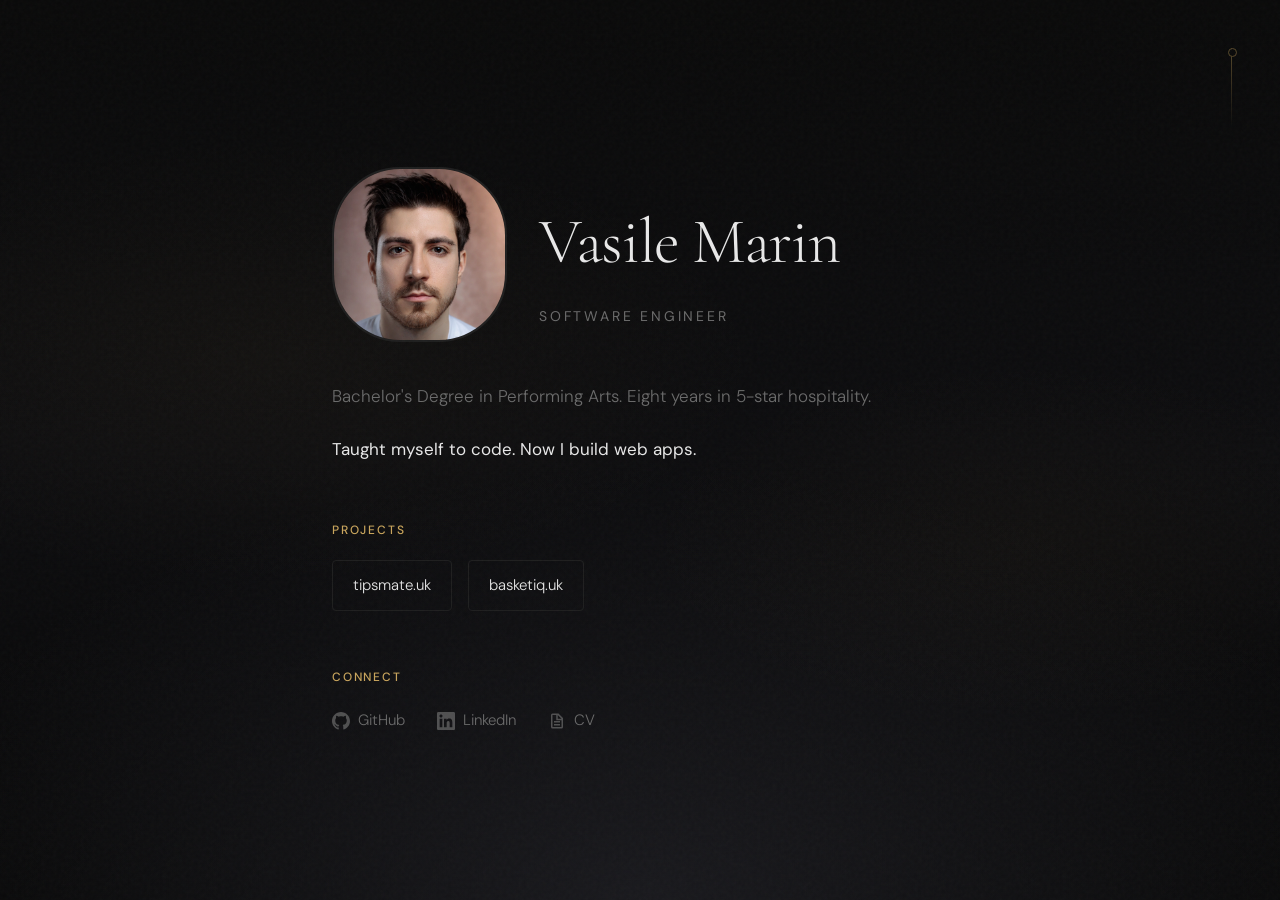
<file: index.html>
<!doctype html>
<html lang="en">
    <head>
        <meta charset="UTF-8" />
        <meta name="viewport" content="width=device-width, initial-scale=1.0" />
        <title>Vasile Marin — Software Engineer</title>
        <link rel="preconnect" href="https://fonts.googleapis.com" />
        <link rel="preconnect" href="https://fonts.gstatic.com" crossorigin />
        <link
            href="https://fonts.googleapis.com/css2?family=Cormorant+Garamond:wght@300;400;500&family=DM+Sans:wght@300;400;500&display=swap"
            rel="stylesheet"
        />
        <link rel="stylesheet" href="styles.css" />
    </head>

    <body>
        <div class="decoration"></div>
        <div class="container">
            <main class="home">
                <header class="header">
                    <div class="header-content">
                        <div class="photo-wrapper">
                            <img
                                src="vasilemarin.webp"
                                alt="Vasile Marin"
                                class="photo"
                            />
                        </div>
                        <div class="header-text">
                            <h1 class="name">Vasile Marin</h1>
                            <p class="title">Software Engineer</p>
                        </div>
                    </div>
                </header>
                <section class="bio">
                    <p>
                        Bachelor's Degree in Performing Arts. Eight years in
                        5-star hospitality.
                    </p>
                    <p>
                        <strong
                            >Taught myself to code. Now I build web
                            apps.</strong
                        >
                    </p>
                </section>
                <section class="projects">
                    <p class="section-label">Projects</p>
                    <div class="project-list">
                        <a
                            href="https://tipsmate.uk"
                            target="_blank"
                            rel="noopener noreferrer"
                            class="project-link"
                            >tipsmate.uk</a
                        >
                        <a
                            href="https://basketiq.uk"
                            target="_blank"
                            rel="noopener noreferrer"
                            class="project-link"
                            >basketiq.uk</a
                        >
                    </div>
                </section>
                <section class="connect">
                    <p class="section-label">Connect</p>
                    <div class="links">
                        <a
                            href="https://github.com/vmarin93"
                            target="_blank"
                            rel="noopener noreferrer"
                            class="link"
                        >
                            <svg viewBox="0 0 24 24" fill="currentColor">
                                <path
                                    d="M12 0c-6.626 0-12 5.373-12 12 0 5.302 3.438 9.8 8.207 11.387.599.111.793-.261.793-.577v-2.234c-3.338.726-4.033-1.416-4.033-1.416-.546-1.387-1.333-1.756-1.333-1.756-1.089-.745.083-.729.083-.729 1.205.084 1.839 1.237 1.839 1.237 1.07 1.834 2.807 1.304 3.492.997.107-.775.418-1.305.762-1.604-2.665-.305-5.467-1.334-5.467-5.931 0-1.311.469-2.381 1.236-3.221-.124-.303-.535-1.524.117-3.176 0 0 1.008-.322 3.301 1.23.957-.266 1.983-.399 3.003-.404 1.02.005 2.047.138 3.006.404 2.291-1.552 3.297-1.23 3.297-1.23.653 1.653.242 2.874.118 3.176.77.84 1.235 1.911 1.235 3.221 0 4.609-2.807 5.624-5.479 5.921.43.372.823 1.102.823 2.222v3.293c0 .319.192.694.801.576 4.765-1.589 8.199-6.086 8.199-11.386 0-6.627-5.373-12-12-12z"
                                />
                            </svg>
                            GitHub
                        </a>
                        <a
                            href="https://www.linkedin.com/in/vasilemarin/"
                            target="_blank"
                            rel="noopener noreferrer"
                            class="link"
                        >
                            <svg viewBox="0 0 24 24" fill="currentColor">
                                <path
                                    d="M20.447 20.452h-3.554v-5.569c0-1.328-.027-3.037-1.852-3.037-1.853 0-2.136 1.445-2.136 2.939v5.667H9.351V9h3.414v1.561h.046c.477-.9 1.637-1.85 3.37-1.85 3.601 0 4.267 2.37 4.267 5.455v6.286zM5.337 7.433c-1.144 0-2.063-.926-2.063-2.065 0-1.138.92-2.063 2.063-2.063 1.14 0 2.064.925 2.064 2.063 0 1.139-.925 2.065-2.064 2.065zm1.782 13.019H3.555V9h3.564v11.452zM22.225 0H1.771C.792 0 0 .774 0 1.729v20.542C0 23.227.792 24 1.771 24h20.451C23.2 24 24 23.227 24 22.271V1.729C24 .774 23.2 0 22.222 0h.003z"
                                />
                            </svg>
                            LinkedIn
                        </a>
                        <a href="cv.html" class="link">
                            <svg viewBox="0 0 24 24" fill="currentColor">
                                <path
                                    d="M14 2H6a2 2 0 0 0-2 2v16a2 2 0 0 0 2 2h12a2 2 0 0 0 2-2V8l-6-6zm-1 2l5 5h-5V4zM6 20V4h5v7h7v9H6z"
                                />
                                <path d="M8 12h8v2H8zm0 4h8v2H8z" />
                            </svg>
                            CV
                        </a>
                    </div>
                </section>
            </main>
        </div>
    </body>
</html>
</file>
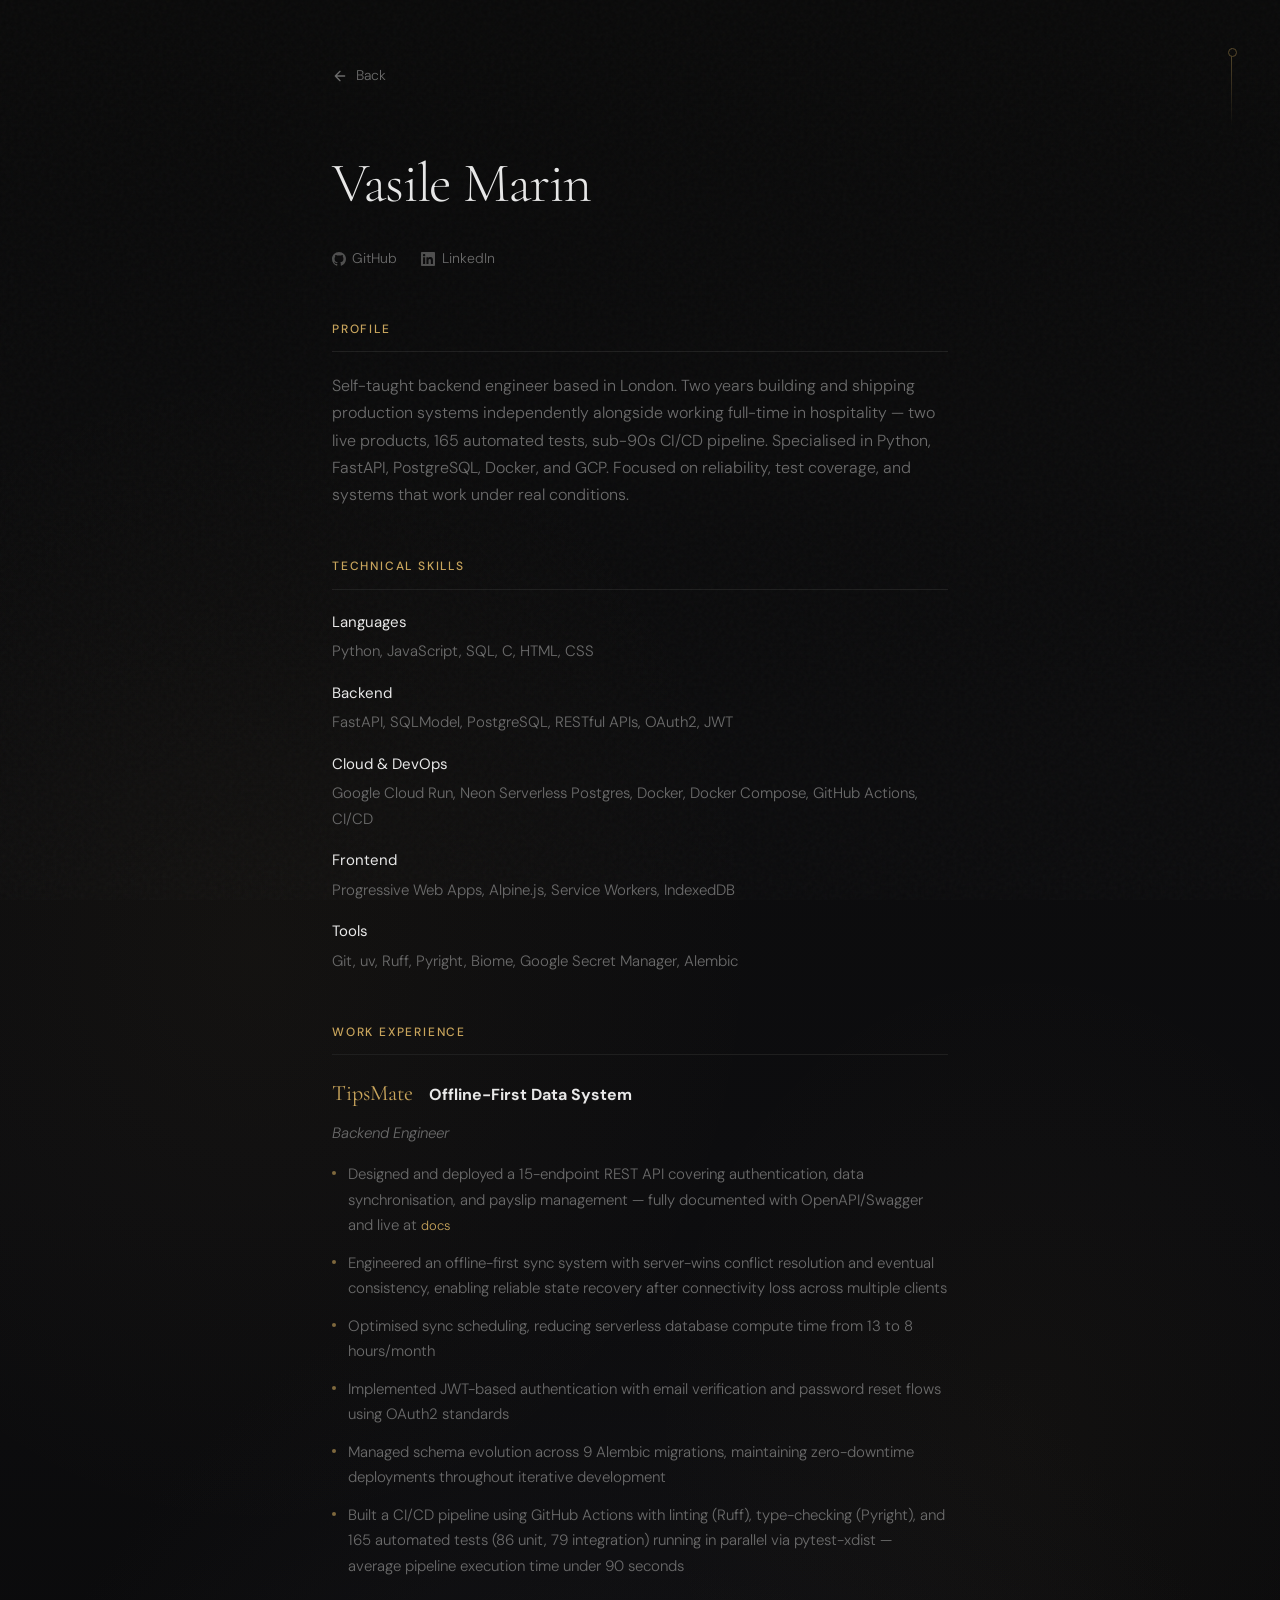
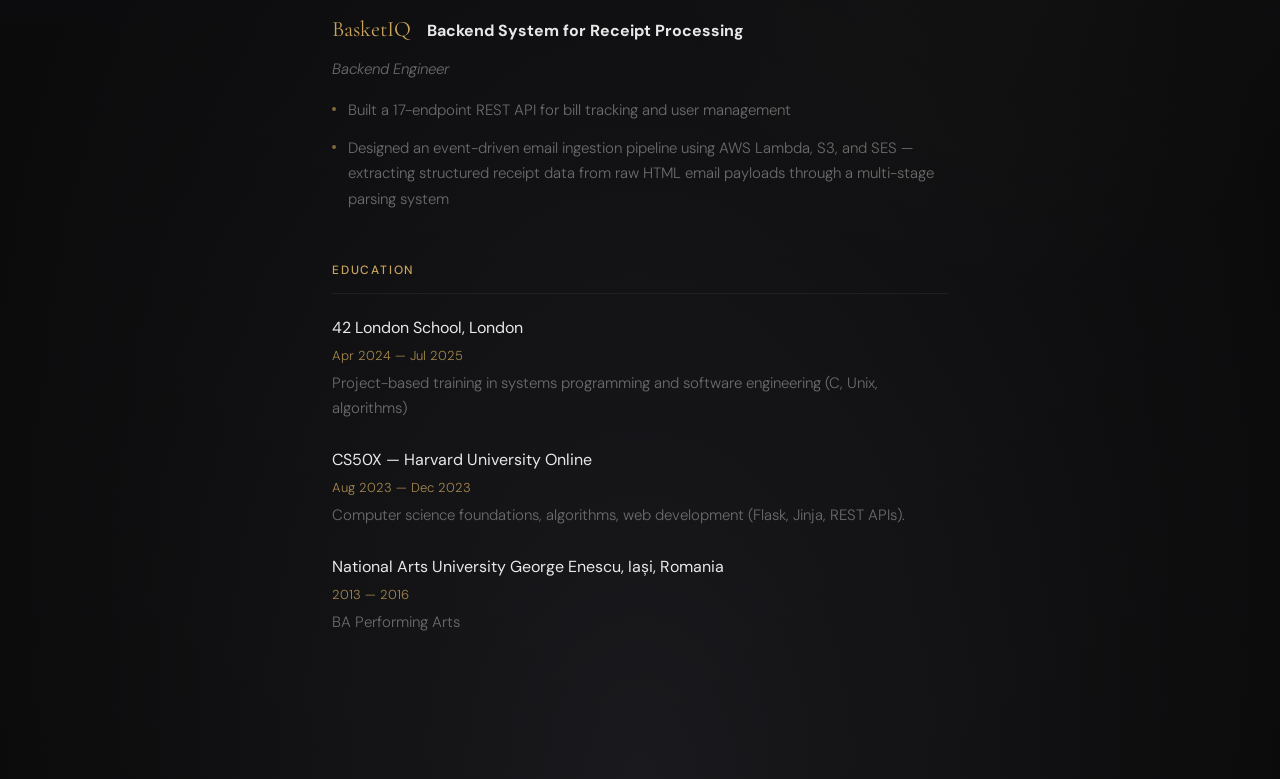
<file: cv.html>
<!doctype html>
<html lang="en">
    <head>
        <meta charset="UTF-8" />
        <meta name="viewport" content="width=device-width, initial-scale=1.0" />
        <title>CV — Vasile Marin</title>
        <link rel="preconnect" href="https://fonts.googleapis.com" />
        <link rel="preconnect" href="https://fonts.gstatic.com" crossorigin />
        <link
            href="https://fonts.googleapis.com/css2?family=Cormorant+Garamond:wght@300;400;500&family=DM+Sans:wght@300;400;500&display=swap"
            rel="stylesheet"
        />
        <link rel="stylesheet" href="styles.css" />
    </head>
    <body>
        <div class="decoration"></div>
        <div class="container">
            <main class="cv">
                <a href="index.html" class="back-link">
                    <svg
                        viewBox="0 0 24 24"
                        fill="none"
                        stroke="currentColor"
                        stroke-width="2"
                        stroke-linecap="round"
                        stroke-linejoin="round"
                    >
                        <path d="M19 12H5M12 19l-7-7 7-7" />
                    </svg>
                    Back
                </a>

                <header class="cv-header">
                    <h1 class="cv-name">Vasile Marin</h1>
                    <div class="cv-links">
                        <a
                            href="https://github.com/vmarin93"
                            target="_blank"
                            rel="noopener noreferrer"
                            class="cv-link"
                        >
                            <svg viewBox="0 0 24 24" fill="currentColor">
                                <path
                                    d="M12 0c-6.626 0-12 5.373-12 12 0 5.302 3.438 9.8 8.207 11.387.599.111.793-.261.793-.577v-2.234c-3.338.726-4.033-1.416-4.033-1.416-.546-1.387-1.333-1.756-1.333-1.756-1.089-.745.083-.729.083-.729 1.205.084 1.839 1.237 1.839 1.237 1.07 1.834 2.807 1.304 3.492.997.107-.775.418-1.305.762-1.604-2.665-.305-5.467-1.334-5.467-5.931 0-1.311.469-2.381 1.236-3.221-.124-.303-.535-1.524.117-3.176 0 0 1.008-.322 3.301 1.23.957-.266 1.983-.399 3.003-.404 1.02.005 2.047.138 3.006.404 2.291-1.552 3.297-1.23 3.297-1.23.653 1.653.242 2.874.118 3.176.77.84 1.235 1.911 1.235 3.221 0 4.609-2.807 5.624-5.479 5.921.43.372.823 1.102.823 2.222v3.293c0 .319.192.694.801.576 4.765-1.589 8.199-6.086 8.199-11.386 0-6.627-5.373-12-12-12z"
                                />
                            </svg>
                            GitHub
                        </a>
                        <a
                            href="https://www.linkedin.com/in/vasilemarin/"
                            target="_blank"
                            rel="noopener noreferrer"
                            class="cv-link"
                        >
                            <svg viewBox="0 0 24 24" fill="currentColor">
                                <path
                                    d="M20.447 20.452h-3.554v-5.569c0-1.328-.027-3.037-1.852-3.037-1.853 0-2.136 1.445-2.136 2.939v5.667H9.351V9h3.414v1.561h.046c.477-.9 1.637-1.85 3.37-1.85 3.601 0 4.267 2.37 4.267 5.455v6.286zM5.337 7.433c-1.144 0-2.063-.926-2.063-2.065 0-1.138.92-2.063 2.063-2.063 1.14 0 2.064.925 2.064 2.063 0 1.139-.925 2.065-2.064 2.065zm1.782 13.019H3.555V9h3.564v11.452zM22.225 0H1.771C.792 0 0 .774 0 1.729v20.542C0 23.227.792 24 1.771 24h20.451C23.2 24 24 23.227 24 22.271V1.729C24 .774 23.2 0 22.222 0h.003z"
                                />
                            </svg>
                            LinkedIn
                        </a>
                    </div>
                </header>

                <section class="cv-section">
                    <h2 class="section-title">Profile</h2>
                    <p class="profile-text">
                        Self-taught backend engineer based in London. Two years
                        building and shipping production systems independently
                        alongside working full-time in hospitality — two live
                        products, 165 automated tests, sub-90s CI/CD pipeline.
                        Specialised in Python, FastAPI, PostgreSQL, Docker, and
                        GCP. Focused on reliability, test coverage, and systems
                        that work under real conditions.
                    </p>
                </section>

                <section class="cv-section">
                    <h2 class="section-title">Technical Skills</h2>
                    <div class="skill-group">
                        <p class="skill-label">Languages</p>
                        <p class="skill-items">
                            Python, JavaScript, SQL, C, HTML, CSS
                        </p>
                    </div>
                    <div class="skill-group">
                        <p class="skill-label">Backend</p>
                        <p class="skill-items">
                            FastAPI, SQLModel, PostgreSQL, RESTful APIs, OAuth2,
                            JWT
                        </p>
                    </div>
                    <div class="skill-group">
                        <p class="skill-label">Cloud & DevOps</p>
                        <p class="skill-items">
                            Google Cloud Run, Neon Serverless Postgres, Docker,
                            Docker Compose, GitHub Actions, CI/CD
                        </p>
                    </div>
                    <div class="skill-group">
                        <p class="skill-label">Frontend</p>
                        <p class="skill-items">
                            Progressive Web Apps, Alpine.js, Service Workers,
                            IndexedDB
                        </p>
                    </div>
                    <div class="skill-group">
                        <p class="skill-label">Tools</p>
                        <p class="skill-items">
                            Git, uv, Ruff, Pyright, Biome, Google Secret
                            Manager, Alembic
                        </p>
                    </div>
                </section>

                <section class="cv-section">
                    <h2 class="section-title">Work Experience</h2>

                    <article class="project">
                        <div class="project-header">
                            <a
                                href="https://tipsmate.uk"
                                target="_blank"
                                rel="noopener noreferrer"
                                class="project-url"
                            >
                                <h3 class="project-name">TipsMate</h3>
                            </a>
                            <h4 class="project-subtitle">
                                Offline-First Data System
                            </h4>
                        </div>
                        <p class="project-role">Backend Engineer</p>
                        <ul class="project-details">
                            <li>
                                Designed and deployed a 15-endpoint REST API
                                covering authentication, data synchronisation,
                                and payslip management — fully documented with
                                OpenAPI/Swagger and live at
                                <a
                                    href="https://tipsmate.uk/docs"
                                    target="_blank"
                                    rel="noopener noreferrer"
                                    class="project-url"
                                    >docs</a
                                >
                            </li>
                            <li>
                                Engineered an offline-first sync system with
                                server-wins conflict resolution and eventual
                                consistency, enabling reliable state recovery
                                after connectivity loss across multiple clients
                            </li>
                            <li>
                                Optimised sync scheduling, reducing serverless
                                database compute time from 13 to 8 hours/month
                            </li>
                            <li>
                                Implemented JWT-based authentication with email
                                verification and password reset flows using
                                OAuth2 standards
                            </li>
                            <li>
                                Managed schema evolution across 9 Alembic
                                migrations, maintaining zero-downtime
                                deployments throughout iterative development
                            </li>
                            <li>
                                Built a CI/CD pipeline using GitHub Actions with
                                linting (Ruff), type-checking (Pyright), and 165
                                automated tests (86 unit, 79 integration)
                                running in parallel via pytest-xdist — average
                                pipeline execution time under 90 seconds
                            </li>
                        </ul>
                    </article>

                    <article class="project">
                        <div class="project-header">
                            <a
                                href="https://basketiq.uk"
                                target="_blank"
                                rel="noopener noreferrer"
                                class="project-url"
                            >
                                <h3 class="project-name">BasketIQ</h3>
                            </a>
                            <h4 class="project-subtitle">
                                Backend System for Receipt Processing
                            </h4>
                        </div>
                        <p class="project-role">Backend Engineer</p>
                        <ul class="project-details">
                            <li>
                                Built a 17-endpoint REST API for bill tracking
                                and user management
                            </li>
                            <li>
                                Designed an event-driven email ingestion
                                pipeline using AWS Lambda, S3, and SES —
                                extracting structured receipt data from raw HTML
                                email payloads through a multi-stage parsing
                                system
                            </li>
                        </ul>
                    </article>
                </section>

                <section class="cv-section">
                    <h2 class="section-title">Education</h2>

                    <div class="education-item">
                        <p class="education-name">42 London School, London</p>
                        <p class="education-date">Apr 2024 — Jul 2025</p>
                        <p class="education-desc">
                            Project-based training in systems programming and
                            software engineering (C, Unix, algorithms)
                        </p>
                    </div>

                    <div class="education-item">
                        <p class="education-name">
                            CS50X — Harvard University Online
                        </p>
                        <p class="education-date">Aug 2023 — Dec 2023</p>
                        <p class="education-desc">
                            Computer science foundations, algorithms, web
                            development (Flask, Jinja, REST APIs).
                        </p>
                    </div>

                    <div class="education-item">
                        <p class="education-name">
                            National Arts University George Enescu, Iași,
                            Romania
                        </p>
                        <p class="education-date">2013 — 2016</p>
                        <p class="education-desc">BA Performing Arts</p>
                    </div>
                </section>
            </main>
        </div>
    </body>
</html>
</file>
<file: styles.css>
/* ===== Variables ===== */
:root {
    --bg: #0a0a0a;
    --bg-subtle: #111111;
    --text: #e8e8e8;
    --text-muted: #6b6b6b;
    --accent: #c9a55c;
    --border: #1f1f1f;
}

/* ===== Reset & Base ===== */
* {
    margin: 0;
    padding: 0;
    box-sizing: border-box;
}

html {
    font-size: 16px;
    scroll-behavior: smooth;
}

body {
    font-family: "DM Sans", sans-serif;
    background-color: var(--bg);
    background-image:
        radial-gradient(
            ellipse 80% 50% at 20% 40%,
            rgba(201, 165, 92, 0.04) 0%,
            transparent 50%
        ),
        radial-gradient(
            ellipse 60% 40% at 80% 60%,
            rgba(201, 165, 92, 0.03) 0%,
            transparent 50%
        ),
        radial-gradient(
            ellipse 100% 80% at 50% 100%,
            rgba(30, 30, 35, 0.8) 0%,
            transparent 60%
        ),
        linear-gradient(180deg, var(--bg) 0%, #0d0d0f 50%, #080808 100%);
    color: var(--text);
    line-height: 1.7;
    font-weight: 300;
    min-height: 100vh;
    overflow-x: hidden;
}

/* Subtle grain texture */
body::before {
    content: "";
    position: fixed;
    top: 0;
    left: 0;
    width: 100%;
    height: 100%;
    background-image: url("data:image/svg+xml,%3Csvg viewBox='0 0 256 256' xmlns='http://www.w3.org/2000/svg'%3E%3Cfilter id='noise'%3E%3CfeTurbulence type='fractalNoise' baseFrequency='0.9' numOctaves='4' stitchTiles='stitch'/%3E%3C/filter%3E%3Crect width='100%25' height='100%25' filter='url(%23noise)'/%3E%3C/svg%3E");
    opacity: 0.03;
    pointer-events: none;
    z-index: 1000;
}

/* ===== Layout ===== */
.container {
    max-width: 680px;
    margin: 0 auto;
    padding: 0 2rem;
}

/* ===== Decorative Element ===== */
.decoration {
    position: fixed;
    top: 3rem;
    right: 3rem;
    width: 1px;
    height: 80px;
    background: linear-gradient(to bottom, var(--accent), transparent);
    opacity: 0.4;
    animation: fadeIn 1s ease-out 0.5s both;
}

.decoration::after {
    content: "";
    position: absolute;
    top: 0;
    left: -3px;
    width: 7px;
    height: 7px;
    border: 1px solid var(--accent);
    border-radius: 50%;
    background: var(--bg);
}

/* ===== Typography ===== */
.section-label {
    font-size: 0.75rem;
    text-transform: uppercase;
    letter-spacing: 0.15em;
    color: var(--accent);
    margin-bottom: 1.25rem;
    font-weight: 500;
}

/* ===== Links ===== */
.link {
    color: var(--text-muted);
    text-decoration: none;
    font-size: 0.9375rem;
    display: flex;
    align-items: center;
    gap: 0.5rem;
    transition: color 0.3s ease;
}

.link:hover {
    color: var(--accent);
}

.link svg {
    width: 18px;
    height: 18px;
    opacity: 0.7;
    transition: opacity 0.3s ease;
}

.link:hover svg {
    opacity: 1;
}

/* ===== Animations ===== */
@keyframes fadeUp {
    from {
        opacity: 0;
        transform: translateY(20px);
    }
    to {
        opacity: 1;
        transform: translateY(0);
    }
}

@keyframes fadeIn {
    from {
        opacity: 0;
    }
    to {
        opacity: 0.4;
    }
}

/* ===== Homepage Styles ===== */
main.home {
    min-height: 100vh;
    display: flex;
    flex-direction: column;
    justify-content: center;
    padding: 6rem 0;
}

.header {
    margin-bottom: 2rem;
    animation: fadeUp 0.8s ease-out;
}

.header-content {
    display: flex;
    align-items: center;
    gap: 2rem;
}

.photo-wrapper {
    flex-shrink: 0;
}

.photo {
    width: 175px;
    height: 175px;
    border-radius: 39%;
    object-fit: cover;
    object-position: center top;
    border: 2px solid var(--border);
    transition: border-color 0.3s ease;
}

.photo:hover {
    border-color: var(--accent);
}

.header-text {
    flex: 1;
}

.name {
    font-family: "Cormorant Garamond", serif;
    font-size: clamp(2.5rem, 8vw, 4rem);
    font-weight: 300;
    letter-spacing: -0.02em;
    margin-bottom: 0.5rem;
    color: var(--text);
}

.title {
    font-size: 0.875rem;
    text-transform: uppercase;
    letter-spacing: 0.2em;
    color: var(--text-muted);
    font-weight: 400;
}

.bio {
    margin-bottom: 3.5rem;
    animation: fadeUp 0.8s ease-out 0.1s both;
}

.bio p {
    color: var(--text-muted);
    font-size: 1.0625rem;
    margin-bottom: 1.5rem;
}

.bio p:last-child {
    margin-bottom: 0;
}

.bio strong {
    color: var(--text);
    font-weight: 400;
}

.projects {
    margin-bottom: 3.5rem;
    animation: fadeUp 0.8s ease-out 0.2s both;
}

.project-list {
    display: flex;
    gap: 1rem;
    flex-wrap: wrap;
}

.project-link {
    color: var(--text);
    text-decoration: none;
    padding: 0.75rem 1.25rem;
    border: 1px solid var(--border);
    border-radius: 4px;
    font-size: 0.9375rem;
    transition: all 0.3s ease;
    background: transparent;
}

.project-link:hover {
    border-color: var(--accent);
    color: var(--accent);
    transform: translateY(-2px);
}

.connect {
    animation: fadeUp 0.8s ease-out 0.3s both;
}

.links {
    display: flex;
    gap: 2rem;
    flex-wrap: wrap;
}

/* ===== CV Page Styles ===== */
main.cv {
    padding: 4rem 0 6rem;
}

.back-link {
    display: inline-flex;
    align-items: center;
    gap: 0.5rem;
    color: var(--text-muted);
    text-decoration: none;
    font-size: 0.875rem;
    margin-bottom: 3rem;
    transition: color 0.3s ease;
    animation: fadeUp 0.8s ease-out;
}

.back-link:hover {
    color: var(--accent);
}

.back-link svg {
    width: 16px;
    height: 16px;
}

.cv-header {
    margin-bottom: 3rem;
    animation: fadeUp 0.8s ease-out 0.05s both;
}

.cv-name {
    font-family: "Cormorant Garamond", serif;
    font-size: clamp(2.5rem, 8vw, 3.5rem);
    font-weight: 300;
    letter-spacing: -0.02em;
    margin-bottom: 1rem;
    color: var(--text);
}

.cv-links {
    display: flex;
    gap: 1.5rem;
    flex-wrap: wrap;
}

.cv-link {
    color: var(--text-muted);
    text-decoration: none;
    font-size: 0.875rem;
    display: flex;
    align-items: center;
    gap: 0.4rem;
    transition: color 0.3s ease;
}

.cv-link:hover {
    color: var(--accent);
}

.cv-link svg {
    width: 14px;
    height: 14px;
    opacity: 0.7;
}

.cv-section {
    margin-bottom: 3rem;
}

.cv-section:nth-child(3) {
    animation: fadeUp 0.8s ease-out 0.1s both;
}
.cv-section:nth-child(4) {
    animation: fadeUp 0.8s ease-out 0.15s both;
}
.cv-section:nth-child(5) {
    animation: fadeUp 0.8s ease-out 0.2s both;
}
.cv-section:nth-child(6) {
    animation: fadeUp 0.8s ease-out 0.25s both;
}
.cv-section:nth-child(7) {
    animation: fadeUp 0.8s ease-out 0.3s both;
}

.section-title {
    font-size: 0.75rem;
    text-transform: uppercase;
    letter-spacing: 0.15em;
    color: var(--accent);
    margin-bottom: 1.25rem;
    font-weight: 500;
    padding-bottom: 0.75rem;
    border-bottom: 1px solid var(--border);
}

.profile-text {
    color: var(--text-muted);
    font-size: 1rem;
}

.skill-group {
    margin-bottom: 1rem;
}

.skill-group:last-child {
    margin-bottom: 0;
}

.skill-label {
    color: var(--text);
    font-weight: 400;
    font-size: 0.9375rem;
    margin-bottom: 0.25rem;
}

.skill-items {
    color: var(--text-muted);
    font-size: 0.9375rem;
}

.project {
    margin-bottom: 2rem;
}

.project:last-child {
    margin-bottom: 0;
}

.project-header {
    display: flex;
    align-items: baseline;
    gap: 1rem;
    margin-bottom: 0.5rem;
    flex-wrap: wrap;
}

.project-name {
    font-family: "Cormorant Garamond", serif;
    font-size: 1.375rem;
    font-weight: 400;
    color: var(--accent);
}

.project-subtitle {
    color: var(--text);
}

.project-url {
    color: var(--accent);
    text-decoration: none;
    font-size: 0.8125rem;
    transition: opacity 0.3s ease;
}

.project-url:hover {
    opacity: 0.7;
}

.project-role {
    color: var(--text-muted);
    font-size: 0.9375rem;
    margin-bottom: 1rem;
    font-style: italic;
}

.project-details {
    list-style: none;
}

.project-details li {
    color: var(--text-muted);
    font-size: 0.9375rem;
    margin-bottom: 0.75rem;
    padding-left: 1rem;
    position: relative;
}

.project-details li::before {
    content: "";
    position: absolute;
    left: 0;
    top: 0.6em;
    width: 4px;
    height: 4px;
    background: var(--accent);
    border-radius: 50%;
    opacity: 0.6;
}

.project-details li:last-child {
    margin-bottom: 0;
}

.detail-label {
    color: var(--text);
    font-weight: 400;
}

.education-item {
    margin-bottom: 1.5rem;
}

.education-item:last-child {
    margin-bottom: 0;
}

.education-name {
    color: var(--text);
    font-size: 1rem;
    font-weight: 400;
    margin-bottom: 0.25rem;
}

.education-date {
    color: var(--accent);
    font-size: 0.8125rem;
    margin-bottom: 0.25rem;
    opacity: 0.8;
}

.education-desc {
    color: var(--text-muted);
    font-size: 0.9375rem;
}

/* ===== Responsive ===== */
@media (max-width: 600px) {
    main.home {
        padding: 4rem 0;
    }

    .header {
        margin-bottom: 3rem;
    }

    .header-content {
        flex-direction: column;
        text-align: center;
        gap: 1.5rem;
    }

    .photo {
        width: 100px;
        height: 100px;
    }

    .name {
        font-size: clamp(2rem, 8vw, 3rem);
    }

    .links {
        flex-direction: row;
        gap: 1rem;
    }

    main.cv {
        padding: 3rem 0 4rem;
    }

    .cv-name {
        font-size: clamp(2rem, 8vw, 2.5rem);
    }

    .cv-links {
        flex-direction: column;
        gap: 0.75rem;
    }

    .project-header {
        flex-direction: column;
        gap: 0.25rem;
    }

    .decoration {
        display: none;
    }
}
</file>
